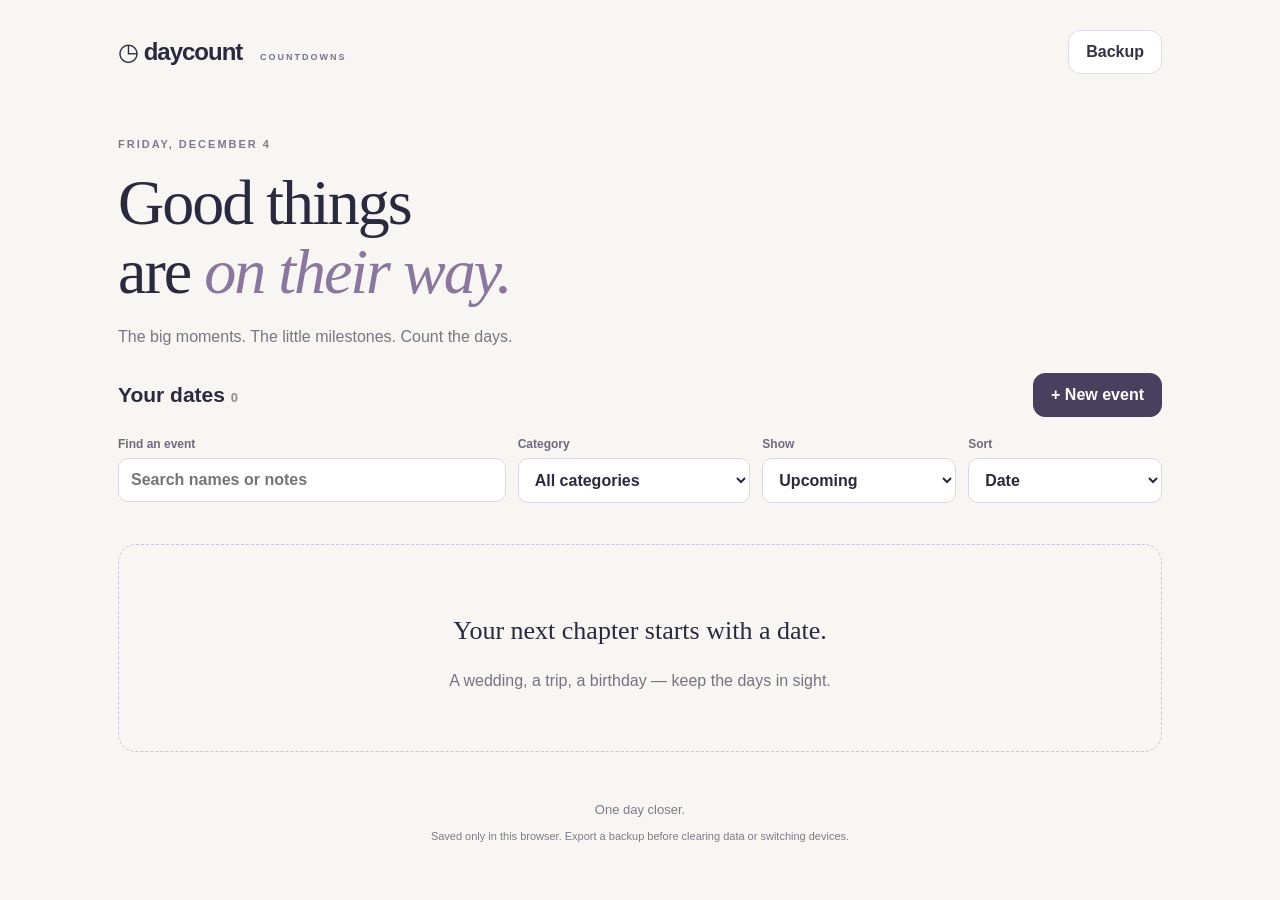
<file: docs/index.html>
<!doctype html>
<html lang="en">
  <head>
    <meta charset="utf-8" />
    <meta
      name="viewport"
      content="width=device-width,initial-scale=1,viewport-fit=cover"
    />
    <meta name="theme-color" content="#28283f" />
    <title>Daycount · Something to look forward to</title>
    <link rel="stylesheet" href="style.css" />
  </head>
  <body>
    <main>
      <header>
        <a href="./">◷ daycount <small>COUNTDOWNS</small></a
        ><button id="backup">Backup</button>
      </header>
      <section class="intro">
        <p class="eyebrow" id="today"></p>
        <h1>Good things<br />are <em>on their way.</em></h1>
        <p>The big moments. The little milestones. Count the days.</p>
      </section>
      <section id="featured" aria-label="Next event"></section>
      <section class="toolbar">
        <h2>Your dates <span id="count"></span></h2>
        <button class="primary" id="add">+ New event</button>
      </section>
      <section class="filters" aria-label="Filter and sort events">
        <label
          >Find an event<input
            id="search"
            type="search"
            placeholder="Search names or notes" /></label
        ><label
          >Category<select id="category">
            <option value="">All categories</option>
          </select></label
        ><label
          >Show<select id="show">
            <option value="upcoming">Upcoming</option>
            <option value="all">All events</option>
            <option value="past">Past events</option>
          </select></label
        ><label
          >Sort<select id="sort">
            <option value="date">Date</option>
            <option value="name">Name</option>
          </select></label
        >
      </section>
      <section id="events" class="cards" aria-label="Events"></section>
      <footer>
        One day closer.
        <p>
          Saved only in this browser. Export a backup before clearing data or
          switching devices.
        </p>
      </footer>
    </main>
    <dialog id="editor">
      <form id="form">
        <div class="toolbar">
          <h2 id="title">New event</h2>
          <button type="button" id="close" aria-label="Close">✕</button>
        </div>
        <label
          >Event name<input
            id="name"
            required
            maxlength="100"
            placeholder="e.g. Wedding" /></label
        ><label
          >Target date<input
            id="date"
            type="date"
            required
            min="1900-01-01"
            max="9999-12-31" /></label
        ><label
          >Category<input
            id="group"
            maxlength="50"
            list="groups"
            placeholder="e.g. Celebrations" /></label
        ><datalist id="groups"></datalist
        ><label
          >Notes<textarea
            id="note"
            maxlength="2000"
            rows="3"
            placeholder="What are you looking forward to?"
          ></textarea>
        </label>
        <p id="error" role="alert"></p>
        <div class="actions">
          <button class="primary" type="submit">Save event</button
          ><button type="button" id="remove" hidden>Delete event</button>
        </div>
      </form>
    </dialog>
    <dialog id="backups">
      <div class="toolbar">
        <h2>Your records</h2>
        <button id="closeBackup" aria-label="Close backup">✕</button>
      </div>
      <p>
        No account needed. Events stay on this device and do not sync
        automatically.
      </p>
      <button id="export">Export JSON backup</button
      ><label
        >Restore backup (replaces all events)<input
          id="import"
          type="file"
          accept=".json,application/json"
      /></label>
      <p id="importError" role="alert"></p>
    </dialog>
    <div id="status" role="status" aria-live="polite"></div>
    <script type="module" src="app.mjs"></script>
  </body>
</html>
</file>
<file: docs/style.css>
:root {
  font-family: -apple-system, BlinkMacSystemFont, "Segoe UI", sans-serif;
  color: #292940;
  background: #f7f6f2;
  font-synthesis: none;
}
* {
  box-sizing: border-box;
}
body {
  margin: 0;
}
main {
  max-width: 1100px;
  margin: auto;
  padding: 30px 28px calc(30px + env(safe-area-inset-bottom));
}
header,
.toolbar {
  display: flex;
  align-items: center;
  justify-content: space-between;
  gap: 16px;
}
header {
  margin-bottom: 64px;
}
header a {
  text-decoration: none;
  color: inherit;
  font-size: 24px;
  font-weight: 750;
  letter-spacing: -1px;
}
small {
  font-size: 9px;
  letter-spacing: 2px;
  margin-left: 12px;
  color: #78738a;
}
button,
input,
select,
textarea {
  font: inherit;
  font-size: 16px;
}
button {
  min-height: 44px;
  padding: 10px 17px;
  border: 1px solid #dedce6;
  border-radius: 12px;
  background: #fff;
  color: #343047;
  cursor: pointer;
  font-weight: 600;
}
button:hover {
  background: #ede9f5;
}
button:focus-visible,
a:focus-visible {
  outline: 3px solid #8869c6;
  outline-offset: 3px;
}
.primary {
  background: #49405f;
  color: white;
  border-color: #49405f;
}
.primary:hover {
  background: #635578;
}
h1 {
  font:
    normal 64px/1.08 Georgia,
    serif;
  letter-spacing: -2px;
  margin: 18px 0;
}
h1 em {
  color: #8a769f;
}
.intro > p:last-child {
  color: #797584;
  line-height: 1.6;
}
.eyebrow {
  font-size: 11px;
  letter-spacing: 2px;
  font-weight: 700;
  color: #80788c;
}
.hero {
  background: #e9e3ef;
  border-radius: 24px;
  padding: 30px;
  display: grid;
  grid-template-columns: 1fr auto;
  gap: 20px;
  align-items: center;
  margin: 32px 0;
}
.hero h2 {
  font:
    normal 30px Georgia,
    serif;
  margin: 10px 0;
  overflow-wrap: anywhere;
}
.hero .digits {
  font:
    normal 64px Georgia,
    serif;
  white-space: nowrap;
}
.hero p {
  margin: 7px 0;
  color: #696075;
}
.hero button {
  grid-column: 1/-1;
  justify-self: start;
  background: transparent;
}
.toolbar h2 {
  font-size: 21px;
}
#count {
  font-size: 13px;
  color: #928b9a;
}
.filters {
  display: grid;
  grid-template-columns: 2fr 1.2fr 1fr 1fr;
  gap: 12px;
  margin: 12px 0 25px;
}
label {
  display: block;
  font-size: 12px;
  font-weight: 600;
  color: #70697e;
}
input,
select,
textarea {
  width: 100%;
  min-width: 0;
  display: block;
  padding: 12px;
  margin: 7px 0 16px;
  border: 1px solid #dcd7e4;
  border-radius: 10px;
  color: #292940;
  background: #fff;
}
textarea {
  resize: vertical;
}
.cards {
  display: grid;
  grid-template-columns: repeat(3, minmax(0, 1fr));
  gap: 18px;
}
.card {
  background: white;
  padding: 24px;
  border: 1px solid #e5e1e8;
  border-radius: 18px;
}
.card h3 {
  font-size: 19px;
  margin: 16px 0 8px;
  overflow-wrap: anywhere;
}
.digits {
  font:
    normal 42px Georgia,
    serif;
  margin: 20px 0 4px;
}
.caption,
.date {
  font-size: 13px;
  color: #797181;
}
.note {
  white-space: pre-wrap;
  overflow-wrap: anywhere;
  font-size: 14px;
  line-height: 1.5;
  color: #756b7d;
}
.card button {
  margin-top: 15px;
}
.empty {
  grid-column: 1/-1;
  text-align: center;
  padding: 45px;
  border: 1px dashed #cbc3d6;
  border-radius: 18px;
}
.empty h3 {
  font:
    normal 26px Georgia,
    serif;
}
.empty p {
  color: #797181;
}
footer {
  text-align: center;
  margin-top: 50px;
  color: #82798a;
  font-size: 13px;
}
footer p {
  font-size: 11px;
  line-height: 1.6;
}
dialog {
  width: min(470px, calc(100% - 28px));
  max-height: 90dvh;
  border: none;
  border-radius: 22px;
  padding: 26px;
  color: #292940;
  background: #fdfcfa;
  box-shadow: 0 20px 80px #29294033;
}
dialog::backdrop {
  background: #29294066;
}
dialog .toolbar {
  margin-bottom: 20px;
}
dialog h2 {
  margin: 0;
}
.actions {
  display: flex;
  gap: 10px;
  flex-wrap: wrap;
}
#error,
#importError {
  color: #a43e49;
  font-size: 14px;
}
#status {
  position: fixed;
  bottom: 24px;
  left: 50%;
  transform: translateX(-50%);
  background: #49405f;
  color: white;
  border-radius: 12px;
  padding: 14px 20px;
  max-width: 90%;
  display: none;
}
#remove {
  color: #a43e49;
}
@media (max-width: 720px) {
  main {
    padding: 22px 18px;
  }
  header {
    margin-bottom: 40px;
  }
  h1 {
    font-size: 48px;
  }
  .filters {
    grid-template-columns: 1fr 1fr;
    gap: 8px;
  }
  .cards {
    grid-template-columns: 1fr;
  }
  .hero {
    padding: 24px;
    grid-template-columns: 1fr;
  }
  .hero .digits {
    font-size: 58px;
  }
  small {
    display: block;
    font-size: 8px;
    margin: 5px 0;
  }
  .intro {
    margin-top: 20px;
  }
}
</file>
